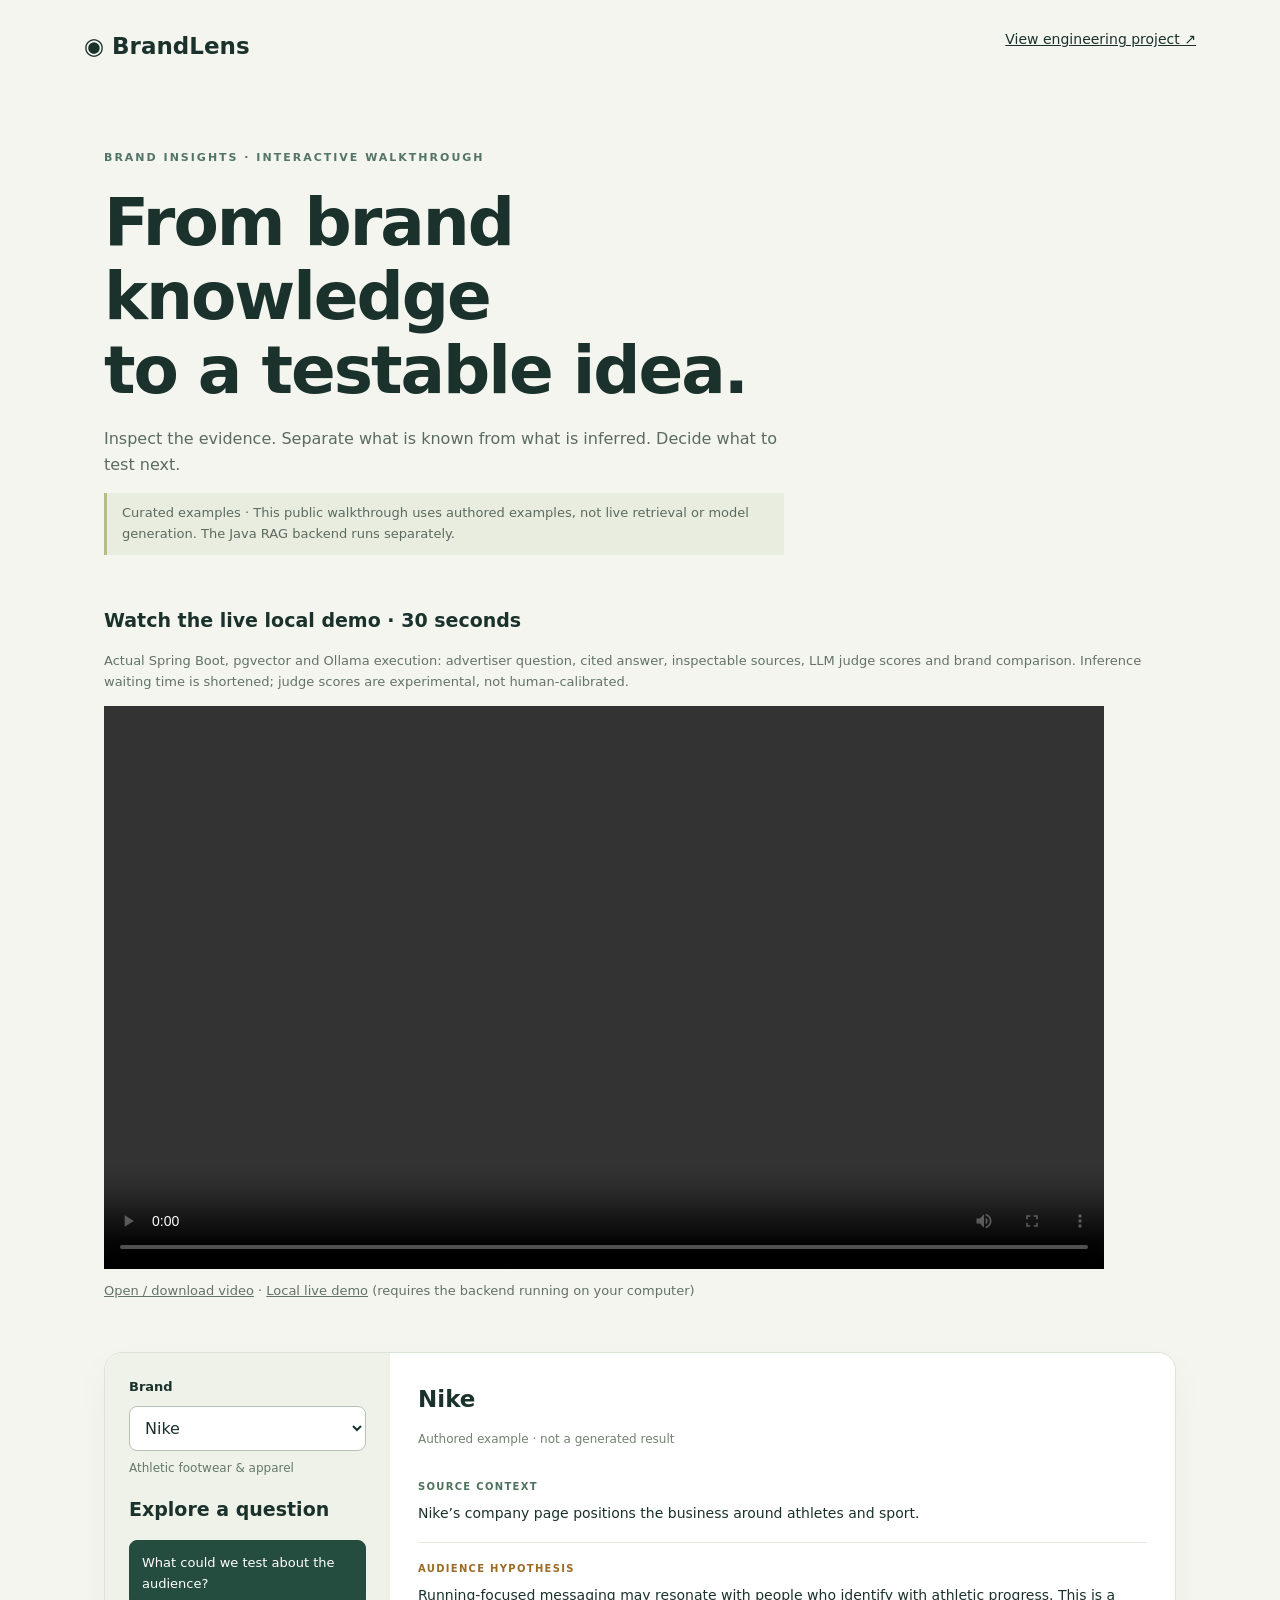
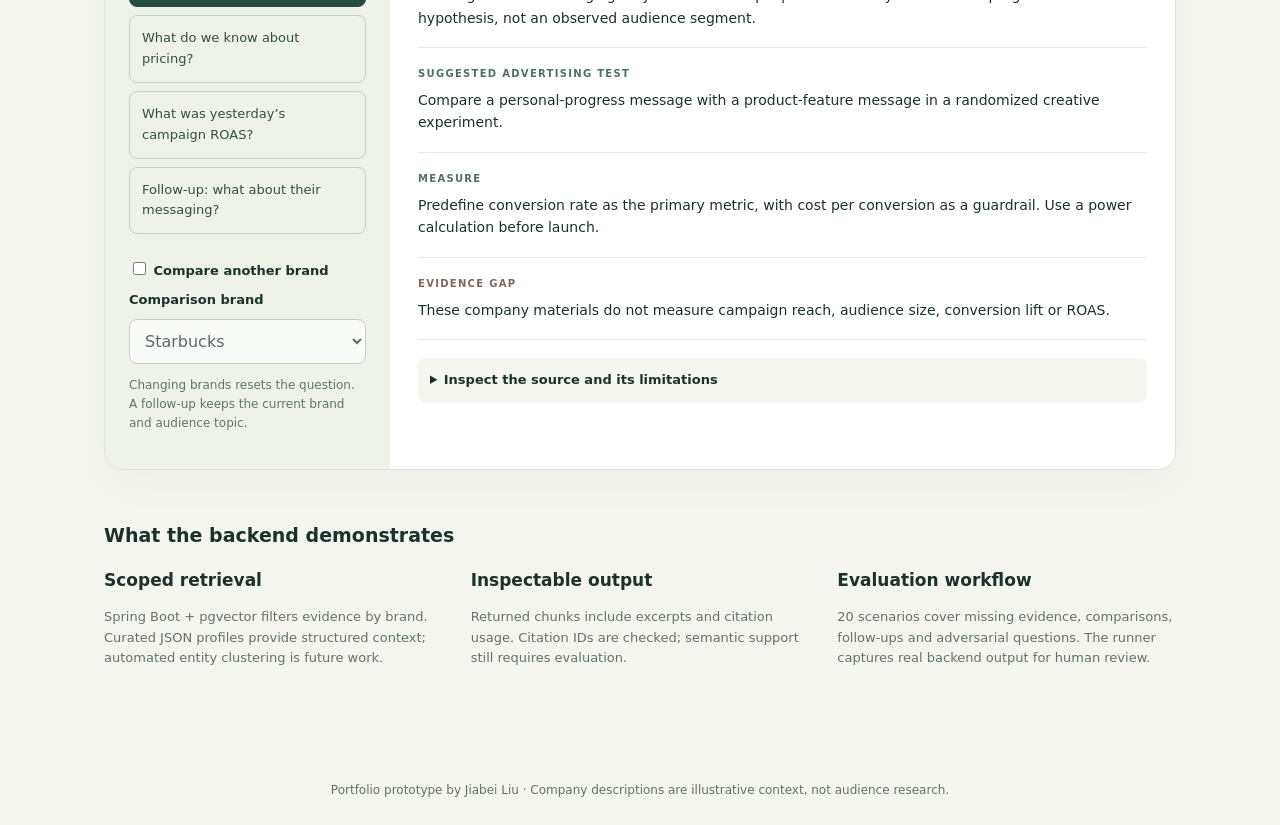
<file: docs/index.html>
<!doctype html>
<html lang="en"><head><meta charset="utf-8"><meta name="viewport" content="width=device-width,initial-scale=1"><title>BrandLens | Evidence to advertising hypotheses</title><link rel="stylesheet" href="style.css"></head>
<body><header><a class="logo" href="./">◉ BrandLens</a><a href="https://github.com/jiabeiliu/brandlens">View engineering project ↗</a></header>
<main><section class="intro"><span class="eyebrow">BRAND INSIGHTS · INTERACTIVE WALKTHROUGH</span><h1>From brand knowledge<br>to a testable idea.</h1><p>Inspect the evidence. Separate what is known from what is inferred. Decide what to test next.</p><p class="notice">Curated examples · This public walkthrough uses authored examples, not live retrieval or model generation. The Java RAG backend runs separately.</p></section>
<section class="engineering" id="recorded-demo"><h2>Watch the live local demo · 30 seconds</h2><p>Actual Spring Boot, pgvector and Ollama execution: advertiser question, cited answer, inspectable sources, LLM judge scores and brand comparison. Inference waiting time is shortened; judge scores are experimental, not human-calibrated.</p><video controls preload="metadata" playsinline style="display:block;width:100%;max-width:1000px;aspect-ratio:16/9;background:#182136" src="brandlens-demo-llm-judge.mp4"></video><p><a href="brandlens-demo-llm-judge.mp4">Open / download video</a> · <a href="http://localhost:8081/">Local live demo</a> (requires the backend running on your computer)</p></section>
<section class="workspace"><aside><label for="brand">Brand</label><select id="brand"><option value="nike">Nike</option><option value="starbucks">Starbucks</option><option value="tesla">Tesla</option></select><span id="industry"></span><h2>Explore a question</h2><button data-scenario="audience" class="selected">What could we test about the audience?</button><button data-scenario="pricing">What do we know about pricing?</button><button data-scenario="missing">What was yesterday’s campaign ROAS?</button><button data-scenario="followup">Follow-up: what about their messaging?</button><label class="compare"><input type="checkbox" id="compare"> Compare another brand</label><label for="other">Comparison brand</label><select id="other"><option value="starbucks">Starbucks</option><option value="nike">Nike</option><option value="tesla">Tesla</option></select><p>Changing brands resets the question. A follow-up keeps the current brand and audience topic.</p></aside><div id="results" aria-live="polite"></div></section>
<section class="engineering"><h2>What the backend demonstrates</h2><div><article><h3>Scoped retrieval</h3><p>Spring Boot + pgvector filters evidence by brand. Curated JSON profiles provide structured context; automated entity clustering is future work.</p></article><article><h3>Inspectable output</h3><p>Returned chunks include excerpts and citation usage. Citation IDs are checked; semantic support still requires evaluation.</p></article><article><h3>Evaluation workflow</h3><p>20 scenarios cover missing evidence, comparisons, follow-ups and adversarial questions. The runner captures real backend output for human review.</p></article></div></section></main><footer>Portfolio prototype by Jiabei Liu · Company descriptions are illustrative context, not audience research.</footer><script src="app.js"></script></body></html>
</file>
<file: docs/style.css>
*{box-sizing:border-box}body{margin:0;background:#f4f5ef;color:#1b322c;font:16px/1.6 system-ui,sans-serif}a{color:inherit}header{max-width:1160px;margin:auto;display:flex;justify-content:space-between;gap:20px;padding:28px 24px;font-size:14px}.logo{font-size:23px;font-weight:750;text-decoration:none}main{max-width:1120px;margin:auto;padding:24px}.intro{max-width:780px;margin:26px 0 42px}.eyebrow{font-size:11px;letter-spacing:2px;font-weight:700;color:#537467}h1{font-size:clamp(38px,6vw,66px);line-height:1.12;letter-spacing:-2px;margin:18px 0}h2{font-size:19px}h3{font-size:17px;margin:0 0 8px}.intro>p{max-width:680px;color:#5b6b61}.notice{font-size:13px;border-left:3px solid #b6bd83;padding:10px 15px;background:#e9eddf}.workspace{display:grid;grid-template-columns:285px 1fr;background:white;border:1px solid #dce3d7;border-radius:18px;overflow:hidden;box-shadow:0 14px 40px #1b322c08}aside{background:#eef2e8;padding:24px}label{display:block;font-size:13px;font-weight:650;margin:0 0 8px}select{width:100%;padding:11px;border:1px solid #b4c3b4;border-radius:8px;background:white;color:#1b322c;font:inherit}aside>span{display:block;font-size:12px;margin-top:8px;color:#657966}aside button{display:block;width:100%;padding:12px;text-align:left;margin:8px 0;background:transparent;border:1px solid #c8d4c4;border-radius:8px;color:#324f40;font:inherit;font-size:13px;cursor:pointer}aside button.selected{background:#244d3f;color:white;border-color:#244d3f}aside p{font-size:12px;color:#607663}.compare{margin-top:25px}#results{padding:28px}.brand-heading{font-size:23px;margin:0 0 4px}.context{font-size:12px;color:#758173}.block{padding:18px 0;border-bottom:1px solid #e6ebdf}.tag{display:block;font-size:10px;font-weight:750;letter-spacing:1.3px;margin-bottom:7px;color:#4e725e}.block p{margin:0;font-size:14px}.hypothesis .tag{color:#9c6b26}.gap .tag{color:#7f6560}details{font-size:13px;margin-top:18px;padding:12px;background:#f4f6ef;border-radius:8px}summary{cursor:pointer;font-weight:650}.engineering{margin:50px 0}.engineering>div{display:grid;grid-template-columns:repeat(3,1fr);gap:28px}.engineering p{font-size:13px;color:#637366}footer{padding:25px;text-align:center;color:#617361;font-size:12px}button:focus-visible,a:focus-visible,select:focus-visible{outline:3px solid #c49b3c;outline-offset:3px}.comparison{border-top:3px solid #cbd6b5;margin-top:25px;padding-top:25px}@media(max-width:760px){.workspace{grid-template-columns:1fr}.engineering>div{grid-template-columns:1fr}.intro{margin-top:0}#results{padding:20px}header{flex-wrap:wrap}}
</file>
